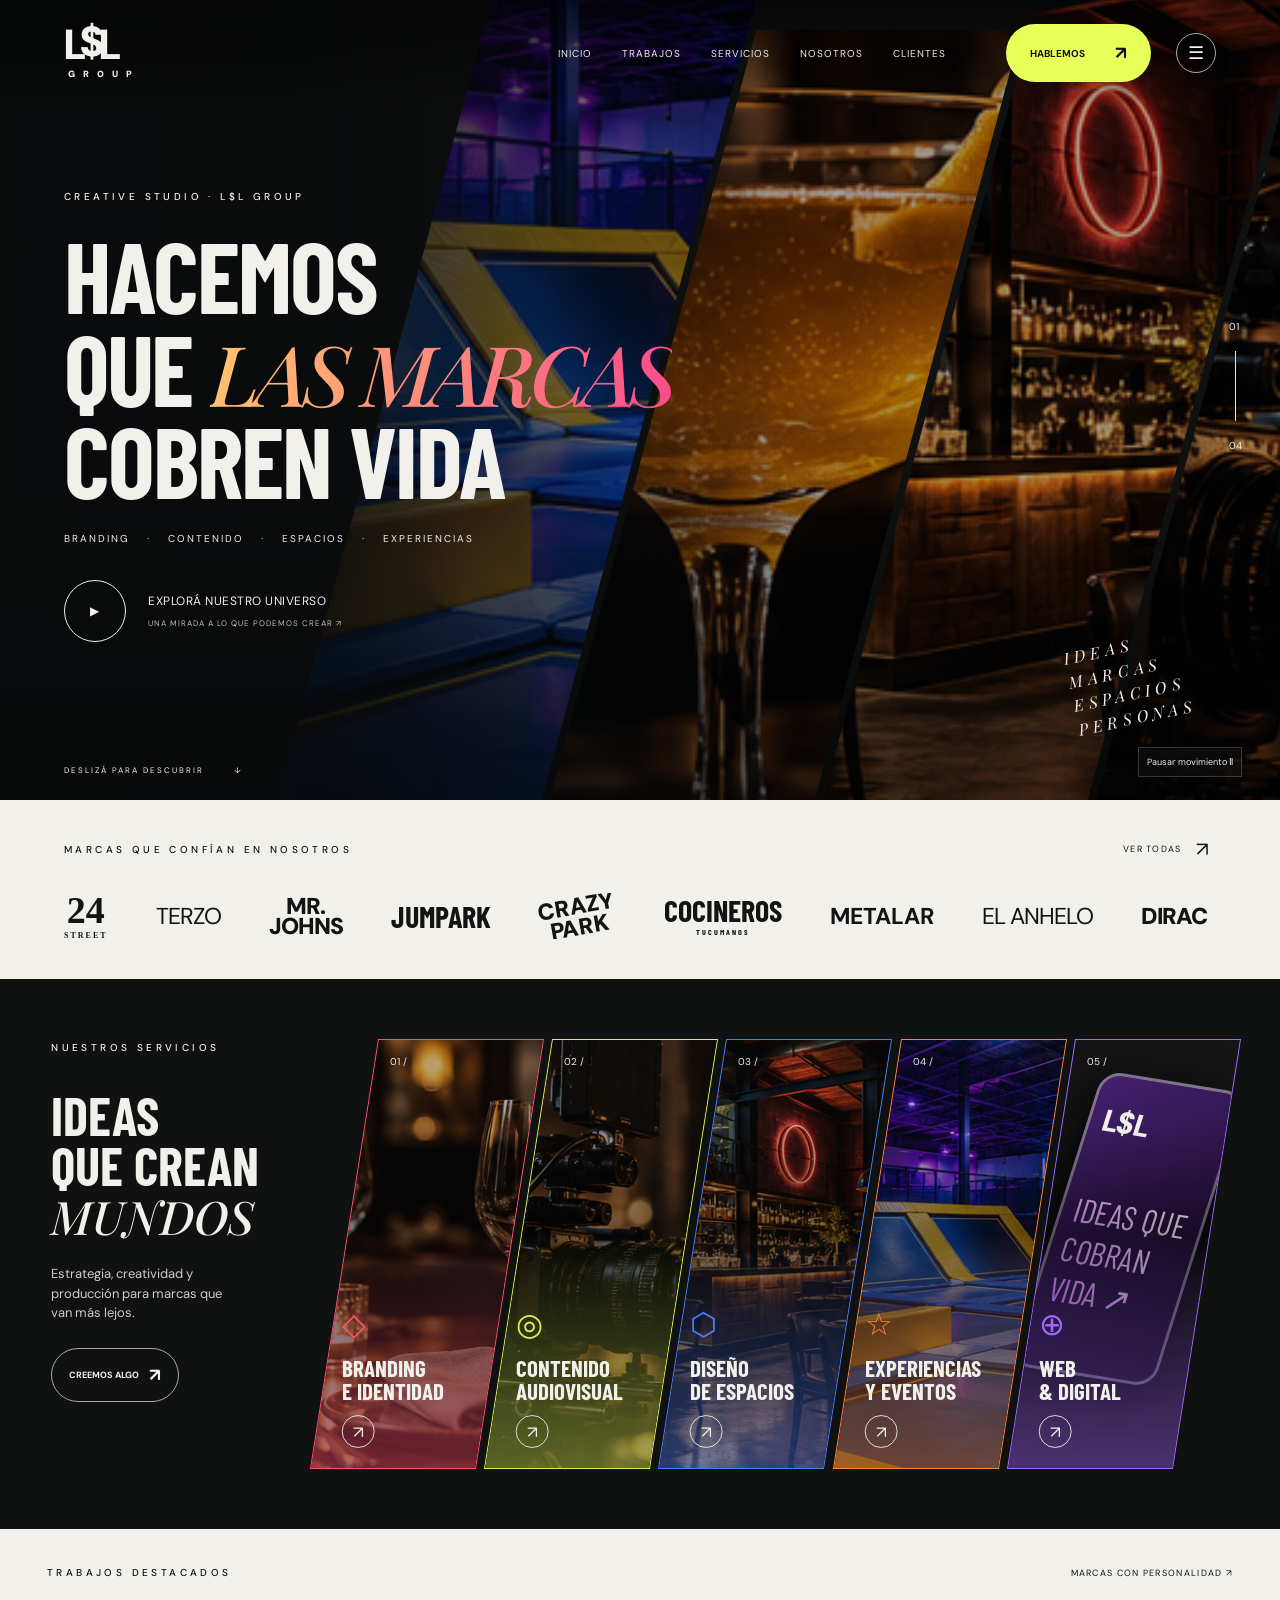
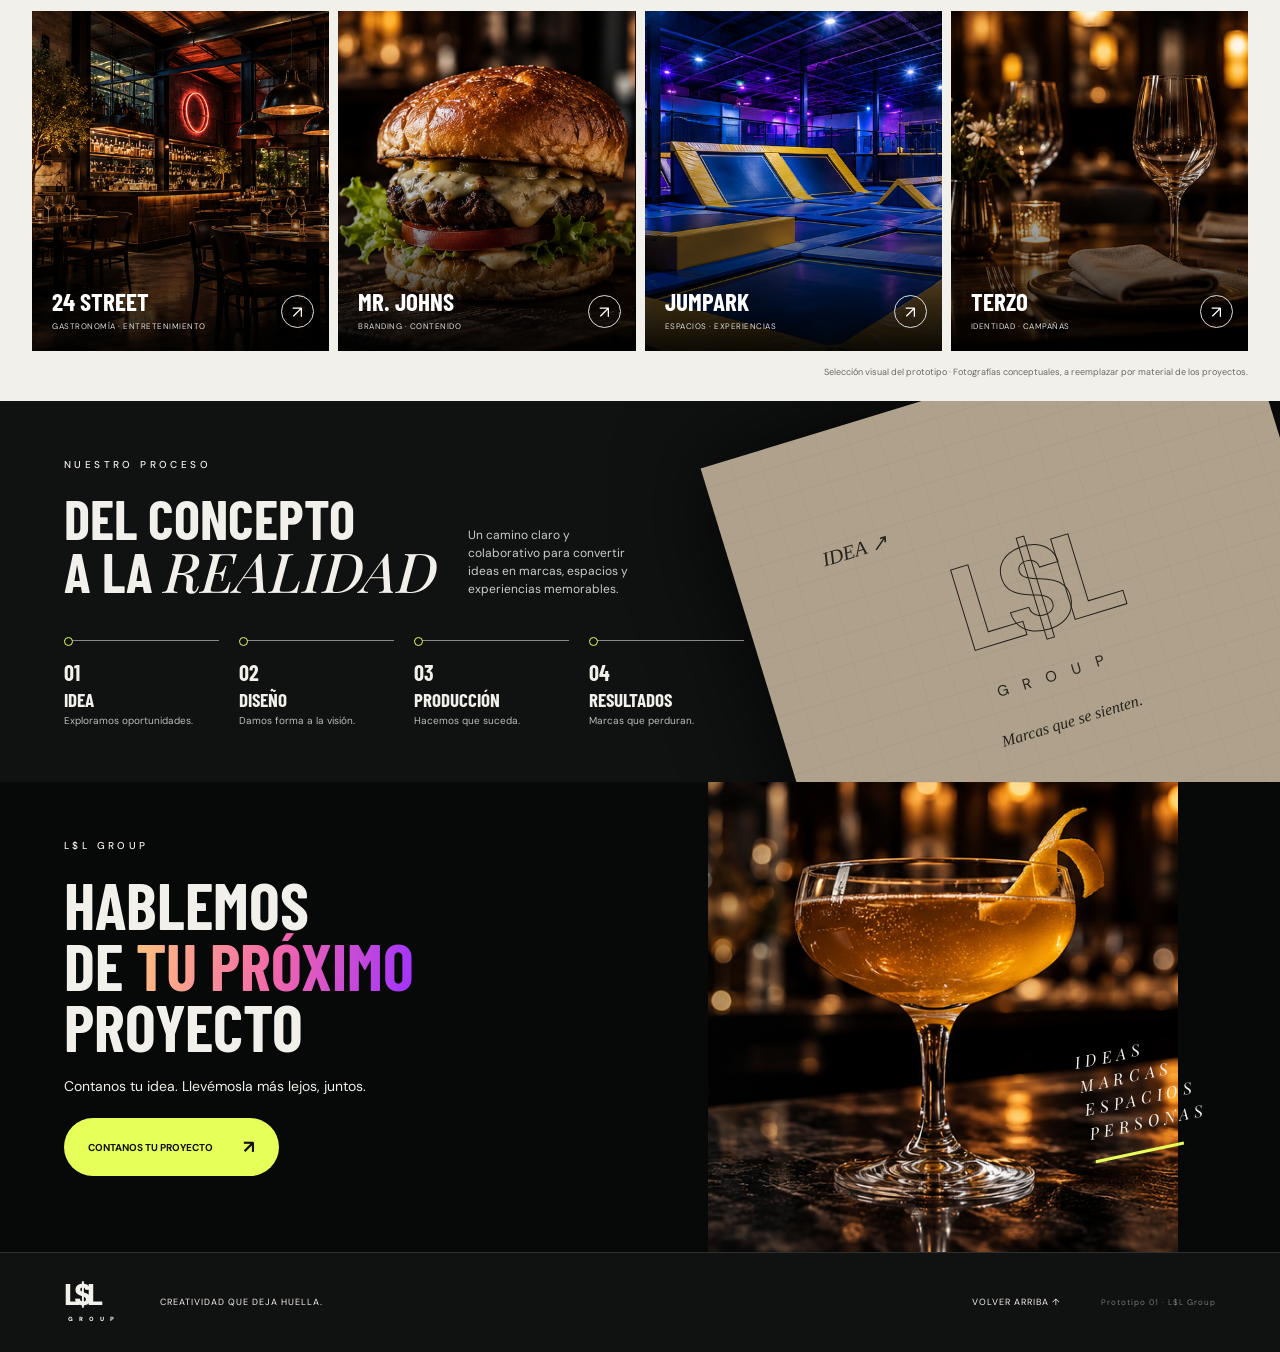
<file: index.html>
<!doctype html>
<html lang="es"><head><meta charset="utf-8"><meta name="viewport" content="width=device-width, initial-scale=1"><meta name="description" content="L$L Group. Branding, contenido, espacios y experiencias. Primer prototipo del estudio creativo."><title>L$L Group — Hacemos que las marcas cobren vida</title><link rel="preconnect" href="https://fonts.googleapis.com"><link href="https://fonts.googleapis.com/css2?family=Barlow+Condensed:wght@500;600;700;800&family=DM+Sans:wght@400;500;600;700&family=Playfair+Display:ital,wght@1,500&display=swap" rel="stylesheet"><link rel="stylesheet" href="style.css"></head>
<body><div class="progress" aria-hidden="true"></div><header><a class="logo" href="#inicio" aria-label="L$L Group inicio">L<span>$</span>L<small>GROUP</small></a><nav aria-label="Navegación principal"><a href="#inicio">INICIO</a><a href="#trabajos">TRABAJOS</a><a href="#servicios">SERVICIOS</a><a href="#nosotros">NOSOTROS</a><a href="#clientes">CLIENTES</a></nav><a class="pill lime" href="#contacto">HABLEMOS <span>↗</span></a><button class="menu" aria-label="Abrir menú" aria-expanded="false">☰</button></header>
<main><section id="inicio" class="hero"><div class="hero-art" aria-hidden="true"><div class="blade b1 photo p4"></div><div class="blade b2 photo p6"></div><div class="blade b3 photo p1"></div><div class="blade b4 photo p2"></div></div><div class="hero-shade"></div><div class="hero-content"><p class="eyebrow">CREATIVE STUDIO · L$L GROUP</p><h1>HACEMOS<br>QUE <em>LAS MARCAS</em><br>COBREN VIDA</h1><p class="disciplines">BRANDING <i>·</i> CONTENIDO <i>·</i> ESPACIOS <i>·</i> EXPERIENCIAS</p><button class="showreel" id="reel-open"><span class="play">▶</span><span>EXPLORÁ NUESTRO UNIVERSO<small>UNA MIRADA A LO QUE PODEMOS CREAR ↗</small></span></button></div><div class="hero-aside"><span>01</span><div></div><span>04</span></div><p class="signature">Ideas<br>Marcas<br>Espacios<br>Personas</p><a class="scroll-cue" href="#clientes">DESLIZÁ PARA DESCUBRIR <span>↓</span></a><button class="motion-control" aria-pressed="false">Pausar movimiento Ⅱ</button></section>
<section id="clientes" class="clients"><div class="section-top"><p class="eyebrow">MARCAS QUE CONFÍAN EN NOSOTROS</p><button class="text-link" id="clients-toggle" aria-expanded="false">VER TODAS <span>↗</span></button></div><div class="brand-window"><div class="brand-track"><span class="brand circle">24<small>STREET</small></span><span class="brand thin">TERZO</span><span class="brand heavy">MR.<br>JOHNS</span><span class="brand condensed">JUMPARK</span><span class="brand tilted">CRAZY<br>PARK</span><span class="brand condensed">COCINEROS<small>TUCUMANOS</small></span><span class="brand">METALAR</span><span class="brand thin">EL ANHELO</span><span class="brand heavy">DIRAC</span><span class="brand thin">NEOS TERRA</span></div></div><p class="client-note" hidden>24 Street · Terzo · Mr. Johns · Jumpark · Crazy Park · Cocineros Tucumanos · Metalar · El Anhelo · Dirac · Neos Terra</p></section>
<section id="servicios" class="services"><div class="service-intro reveal"><p class="eyebrow">NUESTROS SERVICIOS</p><h2>IDEAS<br>QUE CREAN<br><em>MUNDOS</em></h2><p>Estrategia, creatividad y producción para marcas que van más lejos.</p><a class="pill outline" href="#contacto">CREEMOS ALGO <span>↗</span></a></div><div class="service-deck"><button class="service-card reveal" style="--accent:#ff4e71" data-service="0"><div class="photo p5"></div><span class="service-number">01 /</span><div class="card-copy"><span class="icon">◇</span><h3>BRANDING<br>E IDENTIDAD</h3><span class="round">↗</span></div></button><button class="service-card reveal" style="--accent:#d9f154" data-service="1"><div class="photo p2"></div><span class="service-number">02 /</span><div class="card-copy"><span class="icon">◎</span><h3>CONTENIDO<br>AUDIOVISUAL</h3><span class="round">↗</span></div></button><button class="service-card reveal" style="--accent:#487dfb" data-service="2"><div class="photo p1"></div><span class="service-number">03 /</span><div class="card-copy"><span class="icon">⬡</span><h3>DISEÑO<br>DE ESPACIOS</h3><span class="round">↗</span></div></button><button class="service-card reveal" style="--accent:#ff8539" data-service="3"><div class="photo p4"></div><span class="service-number">04 /</span><div class="card-copy"><span class="icon">☆</span><h3>EXPERIENCIAS<br>Y EVENTOS</h3><span class="round">↗</span></div></button><button class="service-card reveal" style="--accent:#a066ff" data-service="4"><div class="digital-art"><span>L$L</span><div>IDEAS QUE<br>COBRAN VIDA ↗</div></div><span class="service-number">05 /</span><div class="card-copy"><span class="icon">⊕</span><h3>WEB<br>& DIGITAL</h3><span class="round">↗</span></div></button></div></section>
<section id="trabajos" class="work"><div class="section-top"><p class="eyebrow">TRABAJOS DESTACADOS</p><span class="text-link">MARCAS CON PERSONALIDAD ↗</span></div><div class="work-grid"><button class="project reveal" data-project="0"><div class="photo p1"></div><div><h3>24 STREET</h3><p>GASTRONOMÍA · ENTRETENIMIENTO</p></div><span class="round">↗</span></button><button class="project reveal" data-project="1"><div class="photo p3"></div><div><h3>MR. JOHNS</h3><p>BRANDING · CONTENIDO</p></div><span class="round">↗</span></button><button class="project reveal" data-project="2"><div class="photo p4"></div><div><h3>JUMPARK</h3><p>ESPACIOS · EXPERIENCIAS</p></div><span class="round">↗</span></button><button class="project reveal" data-project="3"><div class="photo p5"></div><div><h3>TERZO</h3><p>IDENTIDAD · CAMPAÑAS</p></div><span class="round">↗</span></button></div><p class="prototype-note">Selección visual del prototipo · Fotografías conceptuales, a reemplazar por material de los proyectos.</p></section>
<section id="nosotros" class="process"><div class="process-heading reveal"><p class="eyebrow">NUESTRO PROCESO</p><h2>DEL CONCEPTO<br>A LA <em>REALIDAD</em></h2><p>Un camino claro y colaborativo para convertir ideas en marcas, espacios y experiencias memorables.</p></div><div class="process-art" aria-hidden="true"><span>IDEA ↗</span><strong>L$L</strong><small>GROUP</small><i>Marcas que se sienten.</i></div><div class="steps"><div class="reveal"><b>01</b><h3>IDEA</h3><p>Exploramos oportunidades.</p></div><div class="reveal"><b>02</b><h3>DISEÑO</h3><p>Damos forma a la visión.</p></div><div class="reveal"><b>03</b><h3>PRODUCCIÓN</h3><p>Hacemos que suceda.</p></div><div class="reveal"><b>04</b><h3>RESULTADOS</h3><p>Marcas que perduran.</p></div></div></section>
<section id="contacto" class="contact"><div class="photo p6"></div><div class="contact-shade"></div><div class="contact-copy reveal"><p class="eyebrow">L$L GROUP</p><h2>HABLEMOS<br>DE <em>TU PRÓXIMO</em><br>PROYECTO</h2><p>Contanos tu idea. Llevémosla más lejos, juntos.</p><button class="pill lime" id="contact-open">CONTANOS TU PROYECTO <span>↗</span></button></div><p class="signature">Ideas<br>Marcas<br>Espacios<br>Personas</p></section></main>
<footer><a class="logo" href="#inicio">L$L<small>GROUP</small></a><span>CREATIVIDAD QUE DEJA HUELLA.</span><a href="#inicio">VOLVER ARRIBA ↑</a><small>Prototipo 01 · L$L Group</small></footer>
<dialog id="detail"><button class="close" aria-label="Cerrar">×</button><div id="detail-content"></div></dialog><dialog id="contact-dialog"><button class="close" aria-label="Cerrar">×</button><p class="eyebrow">EMPECEMOS POR UNA IDEA</p><h2>CONTANOS<br><em>tu proyecto.</em></h2><p>Prepará tu consulta y descargala para compartirla con el estudio.</p><form id="brief-form"><label>Tu nombre<input name="nombre" required autocomplete="name" placeholder="¿Cómo te llamás?"></label><label>Email<input name="email" type="email" required autocomplete="email" placeholder="tu@email.com"></label><label>¿Qué necesitás?<select name="servicio"><option>Branding e identidad</option><option>Contenido audiovisual</option><option>Diseño de espacios</option><option>Experiencias y eventos</option><option>Web & digital</option><option>Un proyecto integral</option></select></label><label>Tu idea<textarea name="idea" required rows="3" placeholder="Contanos qué tenés en mente…"></textarea></label><button class="pill lime" type="submit">DESCARGAR MI CONSULTA ↗</button><p id="form-status" role="status">Versión de prueba: tus datos no se envían ni se guardan en un servidor.</p></form></dialog><dialog id="reel-dialog"><button class="close" aria-label="Cerrar">×</button><div class="reel-stage"><div class="photo p1"></div><h2>MARCAS<br>QUE <em>se sienten.</em></h2></div><div class="reel-footer"><span>UNIVERSO L$L · MONTAJE CONCEPTUAL</span><button class="reel-pause">PAUSAR Ⅱ</button><span class="reel-count">01 / 04</span></div><p>Exploración animada con imágenes. El showreel final incorporará las producciones reales del estudio.</p></dialog><script src="app.js"></script></body></html>
</file>
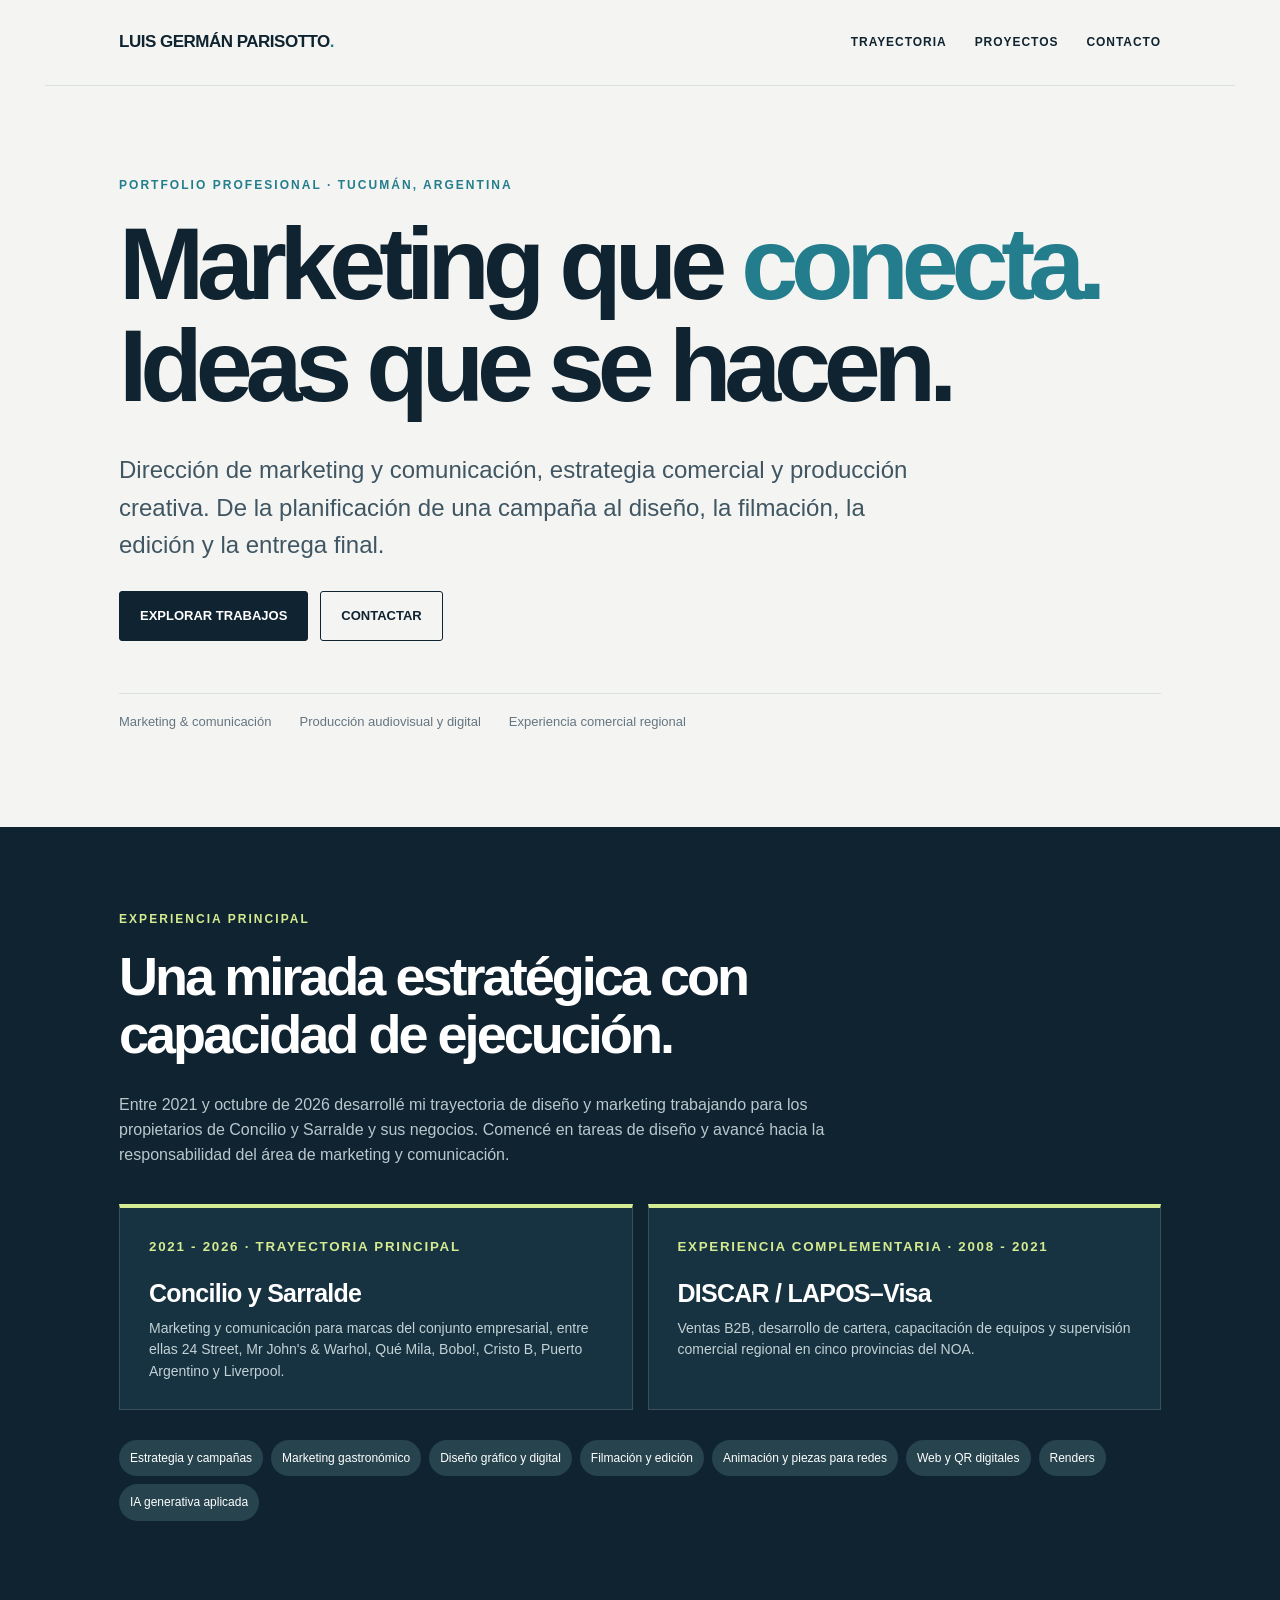
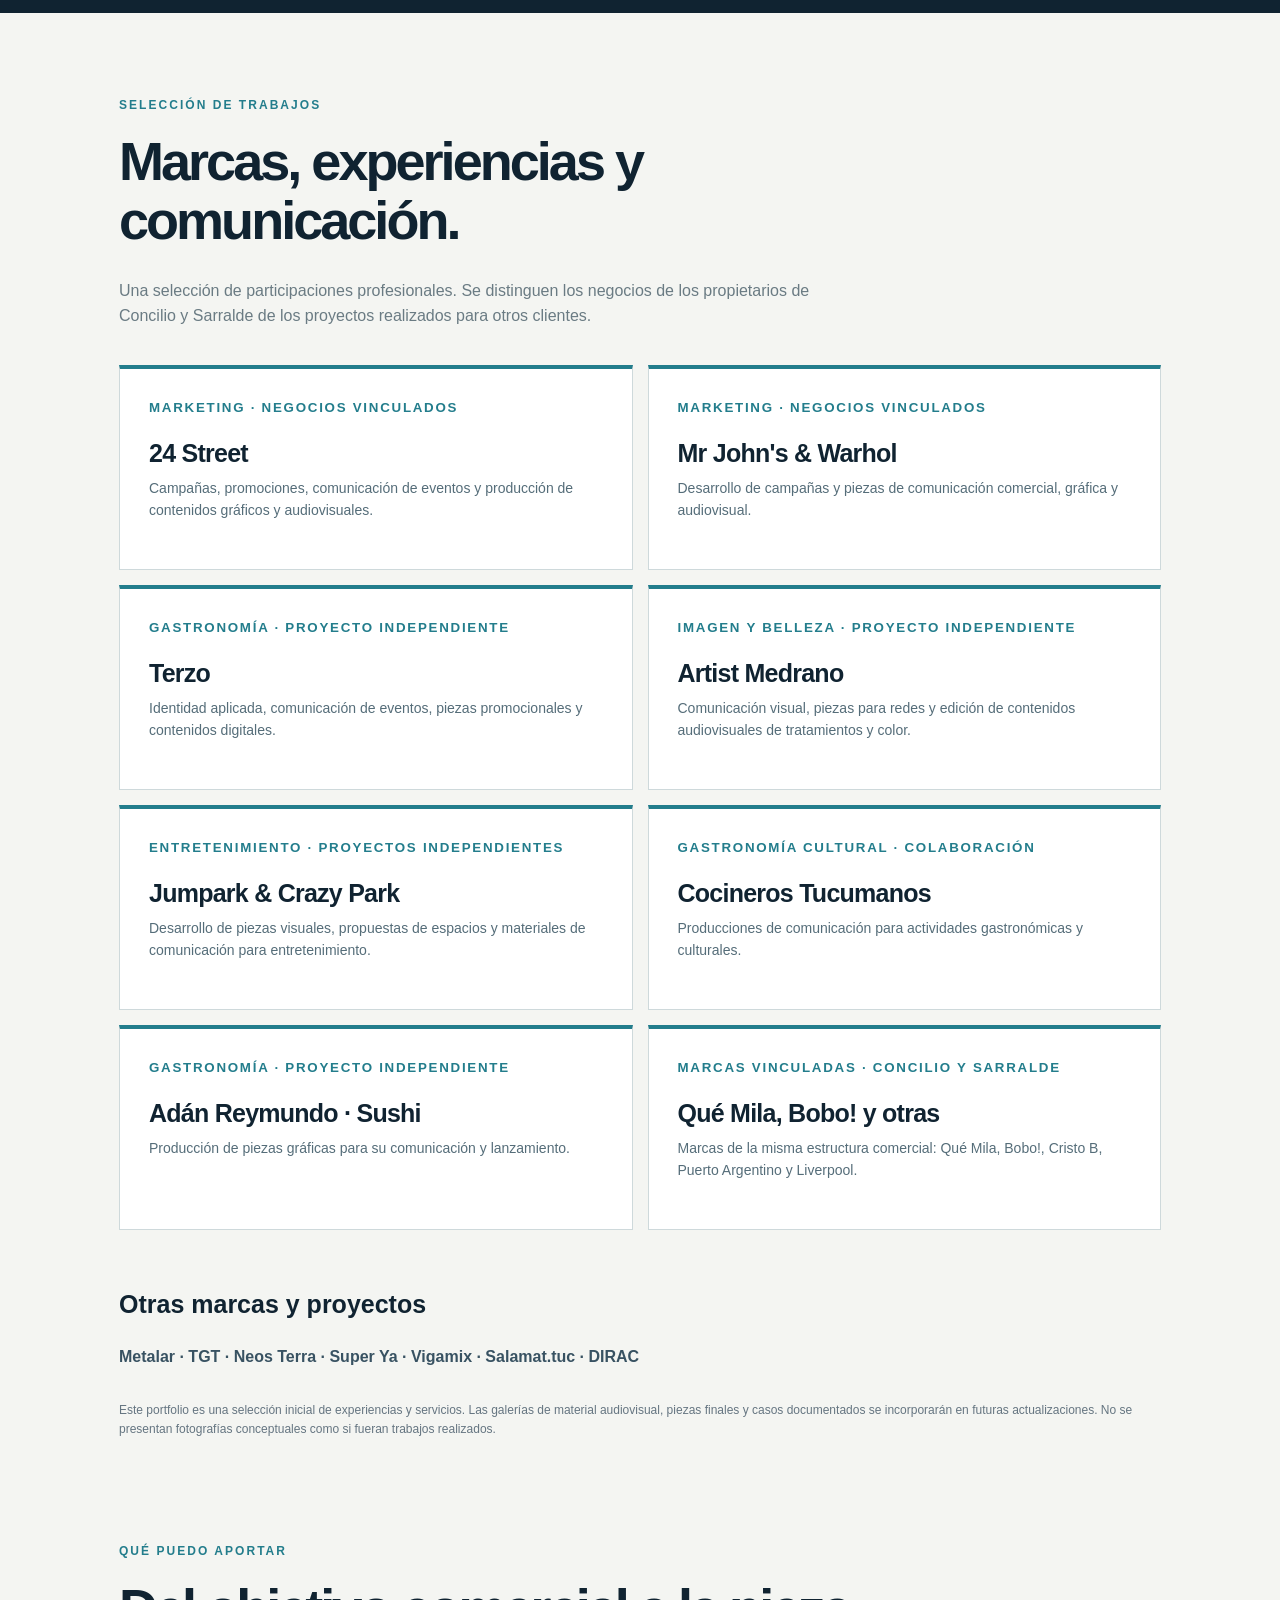
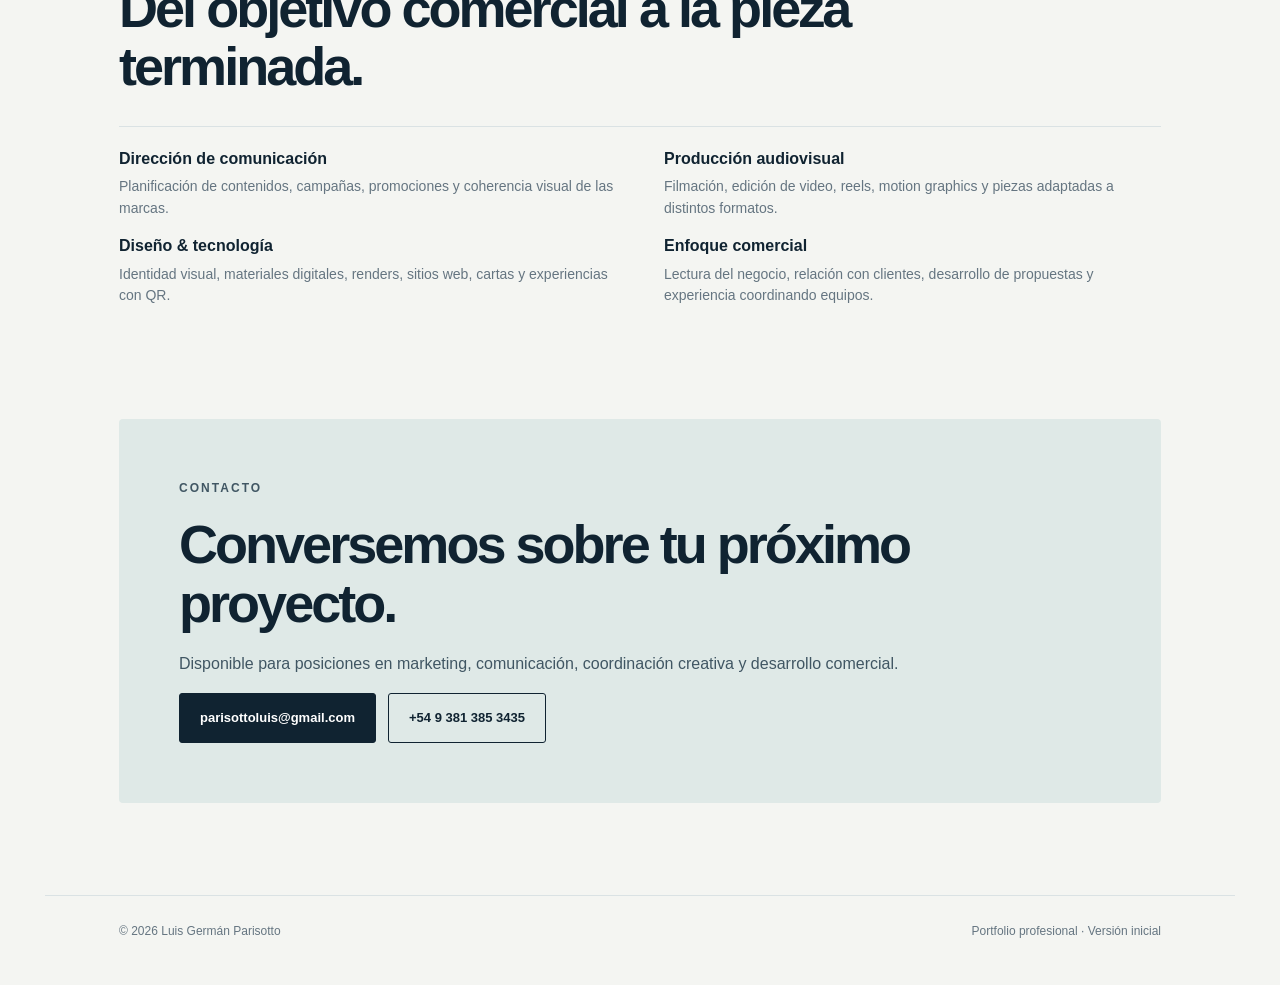
<file: portfolio-luis.html>
<!doctype html>
<html lang="es"><head><meta charset="utf-8"><meta name="viewport" content="width=device-width,initial-scale=1"><meta name="description" content="Portfolio profesional de Luis Germán Parisotto: dirección de marketing, comunicación integral, diseño digital, producción audiovisual, web y experiencias de marca."><title>Luis Germán Parisotto — Marketing, comunicación y creatividad</title>
<style>
:root{--ink:#102331;--teal:#237d8c;--paper:#f4f5f2;--muted:#657581;--line:#dae2e4;--lime:#d4eb91}*{box-sizing:border-box}html{scroll-behavior:smooth}body{margin:0;background:var(--paper);font-family:Arial,Helvetica,sans-serif;color:var(--ink);line-height:1.55}a{color:inherit}main,header,footer{max-width:1190px;margin:auto;padding-left:clamp(22px,6vw,74px);padding-right:clamp(22px,6vw,74px)}header{height:86px;display:flex;align-items:center;justify-content:space-between;border-bottom:1px solid var(--line)}.logo{font-size:17px;font-weight:800;letter-spacing:-.5px;text-decoration:none}.nav{display:flex;gap:28px;font-size:12px;font-weight:bold;letter-spacing:.08em}.nav a{text-decoration:none}.hero{padding-top:90px;padding-bottom:95px}.eyebrow{font-size:12px;letter-spacing:.17em;font-weight:800;color:var(--teal);text-transform:uppercase;margin:0 0 18px}.hero h1{font-size:clamp(48px,8vw,107px);line-height:1;letter-spacing:-.07em;margin:0 0 34px;max-width:1000px;font-weight:800}.hero h1 span{color:var(--teal)}.lede{font-size:clamp(18px,2.1vw,24px);color:#405663;max-width:790px;margin:0 0 28px}.buttons{display:flex;gap:12px;flex-wrap:wrap}.btn{display:inline-block;background:var(--ink);color:white;border:1px solid var(--ink);padding:14px 20px;border-radius:3px;text-decoration:none;font-weight:bold;font-size:13px}.btn.ghost{background:transparent;color:var(--ink)}.meta{display:flex;gap:28px;flex-wrap:wrap;border-top:1px solid var(--line);margin-top:52px;padding-top:18px;color:var(--muted);font-size:13px}.dark{background:var(--ink);color:white}.dark .eyebrow{color:var(--lime)}.section{padding-top:83px;padding-bottom:92px}.section h2{font-size:clamp(30px,4.4vw,54px);letter-spacing:-.055em;line-height:1.08;max-width:750px;margin:0 0 30px}.section-intro{max-width:720px;color:#6a7b83;margin:0 0 36px;font-size:16px}.dark .section-intro{color:#b9c8cd}.grid{display:grid;grid-template-columns:repeat(2,minmax(0,1fr));gap:15px}.case{padding:29px 29px 26px;min-height:205px;border:1px solid #ced9db;background:#fff;border-top:4px solid var(--teal)}.dark .case{background:#173240;border:1px solid #38505a;border-top:4px solid var(--lime)}.case small{display:block;color:var(--teal);font-weight:bold;text-transform:uppercase;letter-spacing:.13em;margin-bottom:21px}.dark .case small{color:var(--lime)}.case h3{font-size:25px;margin:0 0 10px;line-height:1.16;letter-spacing:-.03em}.case p{margin:0;color:#556d79;font-size:14px}.dark .case p{color:#c2d2d6}.tags{display:flex;flex-wrap:wrap;gap:8px;margin:30px 0 0}.tags span{font-size:12px;background:#e8eeeb;padding:9px 11px;border-radius:100px}.dark .tags span{background:#26434e}.list{display:grid;grid-template-columns:1fr 1fr;gap:14px 48px;padding:20px 0;border-top:1px solid var(--line)}.list strong{font-size:16px}.list p{margin:5px 0 0;font-size:14px;color:var(--muted)}.clients{font-weight:700;line-height:2.3;color:#385262}.contact{background:#dfe9e7;padding:60px;border-radius:4px}.contact h2{margin-bottom:20px}.contact p{color:#405663}.footer{padding-top:26px;padding-bottom:44px;border-top:1px solid var(--line);color:var(--muted);font-size:12px;display:flex;justify-content:space-between;gap:14px;flex-wrap:wrap}.notice{font-size:12px;color:var(--muted);margin-top:25px}@media(max-width:750px){header{height:70px}.nav{gap:13px;font-size:11px}.hero{padding-top:55px;padding-bottom:65px}.section{padding-top:60px;padding-bottom:65px}.grid,.list{grid-template-columns:1fr}.contact{padding:28px}.case{min-height:auto}.hero h1{letter-spacing:-.045em}}
</style></head><body>
<header><a class="logo" href="#inicio">LUIS GERMÁN PARISOTTO<span style="color:var(--teal)">.</span></a><nav class="nav"><a href="#trayectoria">TRAYECTORIA</a><a href="#proyectos">PROYECTOS</a><a href="#contacto">CONTACTO</a></nav></header>
<main><section class="hero" id="inicio"><p class="eyebrow">Portfolio profesional · Tucumán, Argentina</p><h1>Marketing que <span>conecta.</span><br>Ideas que se hacen.</h1><p class="lede">Dirección de marketing y comunicación, estrategia comercial y producción creativa. De la planificación de una campaña al diseño, la filmación, la edición y la entrega final.</p><div class="buttons"><a class="btn" href="#proyectos">EXPLORAR TRABAJOS</a><a class="btn ghost" href="mailto:parisottoluis@gmail.com">CONTACTAR</a></div><div class="meta"><span>Marketing & comunicación</span><span>Producción audiovisual y digital</span><span>Experiencia comercial regional</span></div></section></main>
<div class="dark"><main><section class="section" id="trayectoria"><p class="eyebrow">Experiencia principal</p><h2>Una mirada estratégica con capacidad de ejecución.</h2><p class="section-intro">Entre 2021 y octubre de 2026 desarrollé mi trayectoria de diseño y marketing trabajando para los propietarios de Concilio y Sarralde y sus negocios. Comencé en tareas de diseño y avancé hacia la responsabilidad del área de marketing y comunicación.</p><div class="grid"><article class="case"><small>2021 - 2026 · Trayectoria principal</small><h3>Concilio y Sarralde</h3><p>Marketing y comunicación para marcas del conjunto empresarial, entre ellas 24 Street, Mr John's & Warhol, Qué Mila, Bobo!, Cristo B, Puerto Argentino y Liverpool.</p></article><article class="case"><small>Experiencia complementaria · 2008 - 2021</small><h3>DISCAR / LAPOS–Visa</h3><p>Ventas B2B, desarrollo de cartera, capacitación de equipos y supervisión comercial regional en cinco provincias del NOA.</p></article></div><div class="tags"><span>Estrategia y campañas</span><span>Marketing gastronómico</span><span>Diseño gráfico y digital</span><span>Filmación y edición</span><span>Animación y piezas para redes</span><span>Web y QR digitales</span><span>Renders</span><span>IA generativa aplicada</span></div></section></main></div>
<main><section class="section" id="proyectos"><p class="eyebrow">Selección de trabajos</p><h2>Marcas, experiencias y comunicación.</h2><p class="section-intro">Una selección de participaciones profesionales. Se distinguen los negocios de los propietarios de Concilio y Sarralde de los proyectos realizados para otros clientes.</p><div class="grid">
<article class="case"><small>Marketing · Negocios vinculados</small><h3>24 Street</h3><p>Campañas, promociones, comunicación de eventos y producción de contenidos gráficos y audiovisuales.</p></article>
<article class="case"><small>Marketing · Negocios vinculados</small><h3>Mr John's & Warhol</h3><p>Desarrollo de campañas y piezas de comunicación comercial, gráfica y audiovisual.</p></article>
<article class="case"><small>Gastronomía · Proyecto independiente</small><h3>Terzo</h3><p>Identidad aplicada, comunicación de eventos, piezas promocionales y contenidos digitales.</p></article>
<article class="case"><small>Imagen y belleza · Proyecto independiente</small><h3>Artist Medrano</h3><p>Comunicación visual, piezas para redes y edición de contenidos audiovisuales de tratamientos y color.</p></article>
<article class="case"><small>Entretenimiento · Proyectos independientes</small><h3>Jumpark & Crazy Park</h3><p>Desarrollo de piezas visuales, propuestas de espacios y materiales de comunicación para entretenimiento.</p></article>
<article class="case"><small>Gastronomía cultural · Colaboración</small><h3>Cocineros Tucumanos</h3><p>Producciones de comunicación para actividades gastronómicas y culturales.</p></article>
<article class="case"><small>Gastronomía · Proyecto independiente</small><h3>Adán Reymundo · Sushi</h3><p>Producción de piezas gráficas para su comunicación y lanzamiento.</p></article>
<article class="case"><small>Marcas vinculadas · Concilio y Sarralde</small><h3>Qué Mila, Bobo! y otras</h3><p>Marcas de la misma estructura comercial: Qué Mila, Bobo!, Cristo B, Puerto Argentino y Liverpool.</p></article></div>
<h3 style="font-size:25px;margin:55px 0 7px">Otras marcas y proyectos</h3><p class="clients">Metalar · TGT · Neos Terra · Super Ya · Vigamix · Salamat.tuc · DIRAC</p><p class="notice">Este portfolio es una selección inicial de experiencias y servicios. Las galerías de material audiovisual, piezas finales y casos documentados se incorporarán en futuras actualizaciones. No se presentan fotografías conceptuales como si fueran trabajos realizados.</p></section>
<section class="section" id="capacidades" style="padding-top:0"><p class="eyebrow">Qué puedo aportar</p><h2>Del objetivo comercial a la pieza terminada.</h2><div class="list"><div><strong>Dirección de comunicación</strong><p>Planificación de contenidos, campañas, promociones y coherencia visual de las marcas.</p></div><div><strong>Producción audiovisual</strong><p>Filmación, edición de video, reels, motion graphics y piezas adaptadas a distintos formatos.</p></div><div><strong>Diseño & tecnología</strong><p>Identidad visual, materiales digitales, renders, sitios web, cartas y experiencias con QR.</p></div><div><strong>Enfoque comercial</strong><p>Lectura del negocio, relación con clientes, desarrollo de propuestas y experiencia coordinando equipos.</p></div></div></section>
<section class="section" id="contacto" style="padding-top:0"><div class="contact"><p class="eyebrow">Contacto</p><h2>Conversemos sobre tu próximo proyecto.</h2><p>Disponible para posiciones en marketing, comunicación, coordinación creativa y desarrollo comercial.</p><div class="buttons"><a class="btn" href="mailto:parisottoluis@gmail.com">parisottoluis@gmail.com</a><a class="btn ghost" href="tel:+5493813853435">+54 9 381 385 3435</a></div></div></section></main>
<footer class="footer"><span>© 2026 Luis Germán Parisotto</span><span>Portfolio profesional · Versión inicial</span></footer>
</body></html>
</file>
<file: style.css>
:root{--black:#101111;--cream:#f2f0ea;--lime:#e7ff59}*{box-sizing:border-box}html{scroll-behavior:smooth;scroll-padding-top:85px}body{margin:0;background:var(--black);color:var(--cream);font-family:'DM Sans',sans-serif}body:has(dialog[open]){overflow:hidden}button,a{-webkit-tap-highlight-color:transparent}a{color:inherit;text-decoration:none}button,input,select,textarea{font:inherit}button{cursor:pointer;color:inherit}button{border:0}button:focus-visible,a:focus-visible{outline:3px solid var(--lime);outline-offset:5px}h1,h2,h3,p{margin:0}h1,h2,h3{font-family:'Barlow Condensed',Impact,sans-serif;font-weight:700;line-height:.94}em{font-family:'Playfair Display',Georgia,serif;font-weight:500}header{position:absolute;top:0;left:0;width:100%;z-index:20;display:flex;align-items:center;gap:25px;padding:24px 5%;background:linear-gradient(#0008,transparent)}.logo{font-size:42px;font-weight:900;line-height:.8;letter-spacing:-5px;display:inline-block}.logo small{display:block;font-size:9px;letter-spacing:8px;margin-top:10px;padding-left:4px}.logo span{position:relative;top:-3px}nav{display:flex;gap:30px;margin-left:auto;margin-right:35px}nav a{font-size:10px;letter-spacing:1px;position:relative}nav a:after{content:'';position:absolute;bottom:-10px;left:50%;width:4px;height:4px;border-radius:50%;background:var(--lime);transform:scale(0);transition:.3s}nav a:hover:after{transform:scale(1)}.pill{display:inline-flex;align-items:center;justify-content:center;gap:30px;padding:17px 24px;border-radius:40px;font-size:10px;font-weight:700;transition:transform .3s,background .3s;white-space:nowrap}.pill:hover{transform:translateY(-4px)}.pill span{font-size:18px}.lime{background:var(--lime);color:#111}.outline{border:1px solid #aaa;background:transparent}.outline:hover{background:#ffffff14}.menu{background:transparent;border:1px solid #aaa;border-radius:50%;width:40px;height:40px;font-size:18px}.progress{position:fixed;top:0;height:3px;left:0;background:var(--lime);z-index:100;width:0}.hero{min-height:680px;height:min(800px,90vh);position:relative;overflow:hidden;display:flex;align-items:center}.hero-art{position:absolute;inset:-50px -50px -50px 30%;display:flex;transform:skewX(-15deg);gap:8px}.photo{background-image:url('assets/editorial.png');background-size:300% 200%;background-repeat:no-repeat}.p1{background-position:0 0}.p2{background-position:50% 0}.p3{background-position:100% 0}.p4{background-position:0 100%}.p5{background-position:50% 100%}.p6{background-position:100% 100%}.blade{width:28%;height:110%;flex:none;animation:drift 12s ease-in-out infinite alternate;filter:brightness(.75)}.b1{margin-top:-90px}.b2{margin-top:80px;animation-delay:-4s}.b3{margin-top:-25px;animation-delay:-8s}.b4{margin-top:40px;animation-delay:-2s}.hero-shade{position:absolute;inset:0;background:linear-gradient(90deg,#080a0bec 0%,#080a0bd9 25%,#080a0b25 62%,#080a0b18),linear-gradient(0deg,#0008,transparent 40%)}.hero-content{position:relative;z-index:2;padding:90px 5% 60px;width:85%}.eyebrow{font-size:10px;letter-spacing:3.4px;line-height:1.7;font-weight:500}.hero .eyebrow{margin-bottom:24px}h1{font-size:clamp(65px,7.7vw,120px);letter-spacing:-2px;max-width:1000px}h1 em{font-size:.85em;letter-spacing:-5px;background:linear-gradient(100deg,#ffc56d,#fa4b8b);color:transparent;background-clip:text}.disciplines{font-size:10px;letter-spacing:2px;margin-top:25px}.disciplines i{color:var(--lime);padding:0 12px}.showreel{background:transparent;display:flex;align-items:center;gap:22px;margin-top:35px;text-align:left;font-size:12px;letter-spacing:.5px;padding:0}.play{width:62px;height:62px;border:1px solid #eee;border-radius:50%;display:grid;place-items:center;transition:.3s}.showreel:hover .play{background:var(--lime);color:#111;transform:scale(1.1)}.showreel small{display:block;font-size:8px;margin-top:9px;color:#bcbdb4;letter-spacing:1px}.hero-aside{position:absolute;right:3%;top:40%;display:grid;gap:18px;font-size:10px}.hero-aside div{height:70px;width:1px;background:var(--lime);margin:auto}.signature{font-family:'Playfair Display',serif;font-style:italic;text-transform:uppercase;letter-spacing:5px;transform:rotate(-12deg);font-size:16px;line-height:1.5;position:absolute;right:7%;bottom:70px}.scroll-cue{position:absolute;bottom:25px;left:5%;font-size:8px;letter-spacing:2px;display:flex;gap:30px}.motion-control{position:absolute;right:3%;bottom:23px;background:#1118;font-size:9px;padding:8px;border:1px solid #ffffff30}.clients,.work{background:var(--cream);color:#121414}.clients{padding:35px 5% 40px}.section-top{display:flex;justify-content:space-between;align-items:center;margin-bottom:30px;gap:20px}.text-link{background:transparent;color:inherit;font-size:9px;letter-spacing:1.3px;display:flex;gap:14px;align-items:center}.text-link span{font-size:20px}.brand-window{overflow:hidden}.brand-track{display:flex;align-items:center;justify-content:space-between;gap:48px;width:max-content;min-width:100%;animation:brandDrift 18s ease-in-out infinite alternate}.brand{font-size:23px;font-weight:700;text-align:center;white-space:nowrap;line-height:.9}.brand small{display:block;font-size:8px;letter-spacing:2px;margin-top:5px}.brand.circle{font-family:Georgia;font-size:38px}.brand.thin{font-weight:400;letter-spacing:-1px}.brand.heavy{font-weight:900;letter-spacing:-1px}.brand.condensed{font-family:'Barlow Condensed';font-size:30px}.brand.tilted{transform:rotate(-10deg);font-weight:900}.client-note{margin-top:25px;line-height:1.8;font-size:13px}.services{padding:60px 4%;display:grid;grid-template-columns:23% 77%;overflow:hidden}.service-intro{padding-right:22px}.service-intro h2{font-size:clamp(42px,4.1vw,66px);margin:35px 0 25px}.service-intro h2 em{font-size:.88em}.service-intro>p:not(.eyebrow){font-size:13px;line-height:1.5;max-width:190px;color:#ccc}.service-intro .pill{margin-top:25px;padding:14px 17px;font-size:9px;gap:10px}.service-deck{display:flex;gap:8px;padding:0 22px}.service-card{height:430px;min-width:0;flex:1;position:relative;overflow:hidden;transform:skew(-9deg);background:#151515;border:1px solid var(--accent);text-align:left;transition:flex .6s,filter .5s}.service-card:hover{flex:1.45}.service-card>.photo{position:absolute;inset:0;opacity:.7;transition:scale .7s}.service-card:hover>.photo{scale:1.06}.service-card:after{content:'';position:absolute;inset:0;background:linear-gradient(transparent 20%,#0005 45%,var(--accent) 180%)}.card-copy{position:absolute;bottom:20px;left:16px;z-index:2;transform:skew(9deg)}.card-copy h3{font-size:23px;line-height:1;margin:12px 0}.icon{font-size:31px;color:var(--accent)}.round{display:grid;place-items:center;width:33px;height:33px;border:1px solid #ddd;border-radius:50%;font-size:17px}.service-number{position:absolute;left:15px;top:15px;font-size:10px;z-index:2;transform:skew(9deg)}.digital-art{position:absolute;inset:40px 8px 90px;background:linear-gradient(145deg,#45206f,#0c0617);border:3px solid #80738e;border-radius:20px;transform:rotate(9deg);padding:25px 12px;box-shadow:0 15px 50px #000}.digital-art span{font-size:30px;font-weight:900}.digital-art div{font-family:'Barlow Condensed';font-size:33px;margin-top:50px;background:linear-gradient(60deg,#d87dff,#fff);background-clip:text;color:transparent}.work{padding:35px 2.5% 23px}.work .section-top{padding:0 15px}.work-grid{display:grid;grid-template-columns:repeat(4,1fr);gap:9px}.project{height:340px;position:relative;overflow:hidden;text-align:left;background:#111}.project>.photo{position:absolute;inset:0;transition:transform .8s,filter .8s}.project:after{content:'';position:absolute;inset:40% 0 0;background:linear-gradient(transparent,#000e)}.project:hover>.photo{transform:scale(1.06);filter:saturate(1.2)}.project>div:not(.photo){position:absolute;z-index:2;bottom:20px;left:20px}.project h3{font-size:25px;color:#fff}.project p{font-size:8px;margin-top:8px;color:#ddd;letter-spacing:.5px}.project>.round{position:absolute;z-index:2;right:15px;bottom:23px;color:#fff}.prototype-note{font-size:9px;color:#686963;margin:15px 0 0;text-align:right}.process{position:relative;overflow:hidden;padding:55px 5%;min-height:380px}.process-heading{position:relative;z-index:2;max-width:640px}.process h2{font-size:55px;margin-top:20px;display:inline-block}.process-heading>p:last-child{display:inline-block;max-width:175px;font-size:12px;line-height:1.5;margin-left:30px;color:#ccc}.process-art{position:absolute;right:-40px;top:-25px;background:#d7c6ab;color:#292721;width:44%;height:470px;transform:rotate(-17deg);display:flex;align-items:center;justify-content:center;flex-direction:column;background-image:repeating-linear-gradient(0deg,transparent,transparent 29px,#66593920 30px),repeating-linear-gradient(90deg,transparent,transparent 29px,#66593915 30px);box-shadow:0 0 100px #000;opacity:.8}.process-art strong{font-size:120px;font-weight:900;letter-spacing:-10px;-webkit-text-stroke:1px #28241e;color:transparent}.process-art>span{font-family:Georgia;font-style:italic;font-size:20px;align-self:flex-start;margin-left:90px}.process-art small{letter-spacing:15px;font-size:15px}.process-art i{font-family:Georgia;margin-top:30px}.steps{position:relative;z-index:2;display:grid;grid-template-columns:repeat(4,1fr);max-width:680px;gap:20px;margin-top:42px}.steps>div{border-top:1px solid #888;padding-top:18px;position:relative}.steps>div:before{content:'';position:absolute;top:-4px;width:7px;height:7px;border:1px solid var(--lime);border-radius:50%;background:#111}.steps b{font-family:'Barlow Condensed';font-size:22px}.steps h3{font-size:19px;margin:5px 0}.steps p{font-size:10px;color:#bbb}.contact{min-height:470px;position:relative;overflow:hidden;padding:55px 5%}.contact>.photo{position:absolute;inset:0 0 0 27%}.contact-shade{position:absolute;inset:0;background:linear-gradient(90deg,#070808 15%,#070808d9 38%,#07080810 80%)}.contact-copy{position:relative;z-index:2}.contact h2{font-size:65px;margin:20px 0}.contact h2 em{font-family:'Barlow Condensed';font-style:normal;font-weight:700;background:linear-gradient(100deg,#ffc47d,#f367aa,#a032ff);background-clip:text;color:transparent}.contact-copy>p:not(.eyebrow){font-size:14px;margin-bottom:23px}.contact .signature{right:6%;bottom:100px}.contact .signature:after{content:'';display:block;width:90px;height:3px;background:var(--lime);margin-top:15px}footer{padding:30px 5%;display:flex;align-items:center;gap:40px;font-size:9px;letter-spacing:1px;border-top:1px solid #ffffff20}footer .logo{font-size:30px}footer .logo small{font-size:6px;letter-spacing:6px}footer>a:last-of-type{margin-left:auto}footer>small{color:#777;font-size:8px}.reveal{opacity:1}.js-ready .reveal{opacity:0;translate:0 45px;transition:opacity .9s,translate .9s}.js-ready .reveal.visible{opacity:1;translate:0 0}.service-card:nth-child(2),.project:nth-child(2){transition-delay:80ms}.service-card:nth-child(3),.project:nth-child(3){transition-delay:160ms}.service-card:nth-child(4),.project:nth-child(4){transition-delay:240ms}dialog{background:#151616;color:#f2f0ea;border:1px solid #ffffff30;max-width:760px;width:calc(100% - 32px);padding:45px;max-height:90vh;overflow:auto}dialog::backdrop{background:#000b;backdrop-filter:blur(9px)}dialog .close{position:absolute;right:15px;top:10px;background:#111b;width:35px;height:35px;border-radius:50%;font-size:28px;z-index:5}dialog h2{font-size:50px;margin:15px 0 20px}dialog p{font-size:14px;line-height:1.6;color:#bbb}dialog .detail-photo{height:300px;margin:-45px -45px 30px}dialog .pill{margin-top:25px}form{display:grid;gap:18px;margin-top:25px}label{font-size:12px;display:grid;gap:7px}input,select,textarea{border:1px solid #555;background:#222;color:#fff;border-radius:0;padding:13px;width:100%}form .pill{justify-self:start;margin:0}#form-status{font-size:11px}#reel-dialog{max-width:1100px;padding:0}#reel-dialog>p{font-size:11px;padding:0 20px 20px}.reel-stage{height:60vh;min-height:300px;position:relative;overflow:hidden}.reel-stage .photo{position:absolute;inset:0;animation:reelZoom 4s ease-out infinite;filter:brightness(.65)}.reel-stage h2{position:absolute;bottom:30px;left:35px;font-size:80px}.reel-footer{display:flex;justify-content:space-between;padding:20px;font-size:10px;gap:10px}.reel-footer button{background:transparent;font-size:10px}.paused *,.paused *:before,.paused *:after{animation-play-state:paused!important}.paused .reveal{opacity:1;translate:0 0}.paused{scroll-behavior:auto}@keyframes drift{to{translate:0 -35px;filter:brightness(.95)}}@keyframes brandDrift{to{transform:translateX(min(0px,calc(100vw - 1400px)))}}@keyframes reelZoom{from{scale:1.12}to{scale:1}}@media(min-width:1500px){.hero-content{padding-left:7%}.services{padding:70px 5%}.service-card{height:500px}}@media(max-width:1000px){nav{gap:15px;margin-right:0}header{gap:15px}h1{font-size:80px}.hero{min-height:640px}.service-card{height:360px}.card-copy h3{font-size:18px}.card-copy{left:10px}.service-intro h2{font-size:43px}.service-intro .pill{font-size:8px}.project{height:280px}.project>div:not(.photo){left:12px}.project h3{font-size:22px}.project>.round{width:26px;height:26px;right:8px}.project p{font-size:7px;max-width:145px}.process-art{opacity:.35}.process-heading{max-width:650px}}@media(max-width:720px){header{padding:22px 6%}.logo{font-size:35px}header>.pill{margin-left:auto;padding:12px 18px;font-size:9px}nav{display:none}header.menu-open nav{display:flex;position:absolute;top:88px;left:0;width:100%;background:#111f;padding:30px;flex-direction:column;gap:25px;box-shadow:0 20px 40px #0008}nav a{font-size:15px}.hero{height:790px;min-height:680px;max-height:95svh}.hero-art{inset:0 -140px 0 -70px;opacity:.65}.hero-shade{background:linear-gradient(0deg,#0a0b0b 0%,#08090997 45%,#08090975 100%)}.hero-content{width:100%;padding:100px 6% 65px}h1{font-size:clamp(54px,10.8vw,78px);letter-spacing:-1px}h1 em{letter-spacing:-2px;font-size:.79em}.hero .eyebrow{font-size:8px;letter-spacing:3px}.disciplines{font-size:7px;letter-spacing:1px}.disciplines i{padding:0 4px}.showreel{font-size:10px;margin-top:35px}.showreel small{font-size:7px}.play{width:50px;height:50px}.hero-aside,.hero>.signature{display:none}.scroll-cue{left:6%;font-size:7px}.motion-control{font-size:8px;right:5%;bottom:19px}.clients{padding:25px 6%}.eyebrow{font-size:8px;letter-spacing:2px}.brand-track{gap:40px;animation-duration:22s}.brand{font-size:22px}.section-top{margin-bottom:25px}.text-link{font-size:8px;letter-spacing:.5px}.services{display:block;padding:40px 0;overflow:hidden}.service-intro{padding:0 6%;display:block}.service-intro h2{font-size:55px;margin:23px 0 18px}.service-intro h2 br{display:none}.service-intro h2 br:after{content:' '}.service-intro h2 em{display:block;margin-top:4px}.service-intro>p:not(.eyebrow){max-width:300px}.service-intro .pill{margin-top:18px}.service-deck{margin-top:32px;overflow-x:auto;padding:0 35px 20px;scroll-snap-type:x mandatory;gap:10px}.service-card{flex:0 0 160px;height:330px;scroll-snap-align:center}.service-card:hover{flex:0 0 160px}.card-copy{left:17px}.card-copy h3{font-size:23px}.work{padding:30px 4% 18px}.work-grid{grid-template-columns:repeat(2,1fr);gap:8px}.project{height:260px}.project p{font-size:7px;max-width:110px;line-height:1.4}.project>.round{bottom:20px}.prototype-note{text-align:left;line-height:1.6;font-size:8px}.process{padding:40px 6%}.process h2{font-size:47px}.process-heading>p:last-child{display:block;margin:20px 0 0;max-width:290px}.process-art{width:65%;right:-130px;opacity:.2;height:550px}.steps{grid-template-columns:repeat(2,1fr);gap:30px;margin-top:35px}.contact{min-height:490px;padding:45px 6%}.contact h2{font-size:55px}.contact>.photo{inset:0;opacity:.65}.contact-shade{background:linear-gradient(90deg,#070808df,#07080840)}.contact .signature{display:none}.contact-copy>p:not(.eyebrow){font-size:12px;max-width:240px;line-height:1.5}footer{gap:25px;flex-wrap:wrap;padding:28px 6%}footer>span{font-size:7px}footer>a:last-of-type{margin-left:0;font-size:8px}footer>small{margin-left:auto}dialog{padding:30px}dialog .detail-photo{margin:-30px -30px 25px;height:250px}dialog h2{font-size:43px}.reel-stage h2{font-size:55px;left:20px}.reel-footer{font-size:8px}.reel-footer button{font-size:8px}}@media(prefers-reduced-motion:reduce){html{scroll-behavior:auto}*,*:before,*:after{animation:none!important;transition:none!important}.js-ready .reveal{opacity:1;translate:none}}


/* Preserve the square photographs within the 3 × 2 contact sheet.
   Crop the frame, never stretch the source; cancel the frame's skew. */
.photo{position:relative;container-type:size;overflow:hidden;background-image:none}
.photo::before{content:'';position:absolute;left:50%;top:50%;width:max(100cqw,100cqh);height:max(100cqw,100cqh);background-image:url('assets/editorial.png');background-size:300% 200%;background-position:inherit;background-repeat:no-repeat;transform:translate(-50%,-50%);pointer-events:none}
.blade::before{transform:translate(-50%,-50%) skewX(15deg) scale(1.3)}
.service-card>.photo::before{transform:translate(-50%,-50%) skewX(9deg) scale(1.16)}
.contact{background:#070808}
.contact>.photo{inset:0 8% 0 auto;width:auto;height:100%;aspect-ratio:1}
.contact-shade{background:linear-gradient(90deg,#070808 15%,#070808df 36%,#07080800 65%)}
@media(max-width:720px){.contact>.photo{inset:0;width:100%;height:100%;aspect-ratio:auto}.contact-shade{background:linear-gradient(90deg,#070808df,#07080840)}}
</file>
